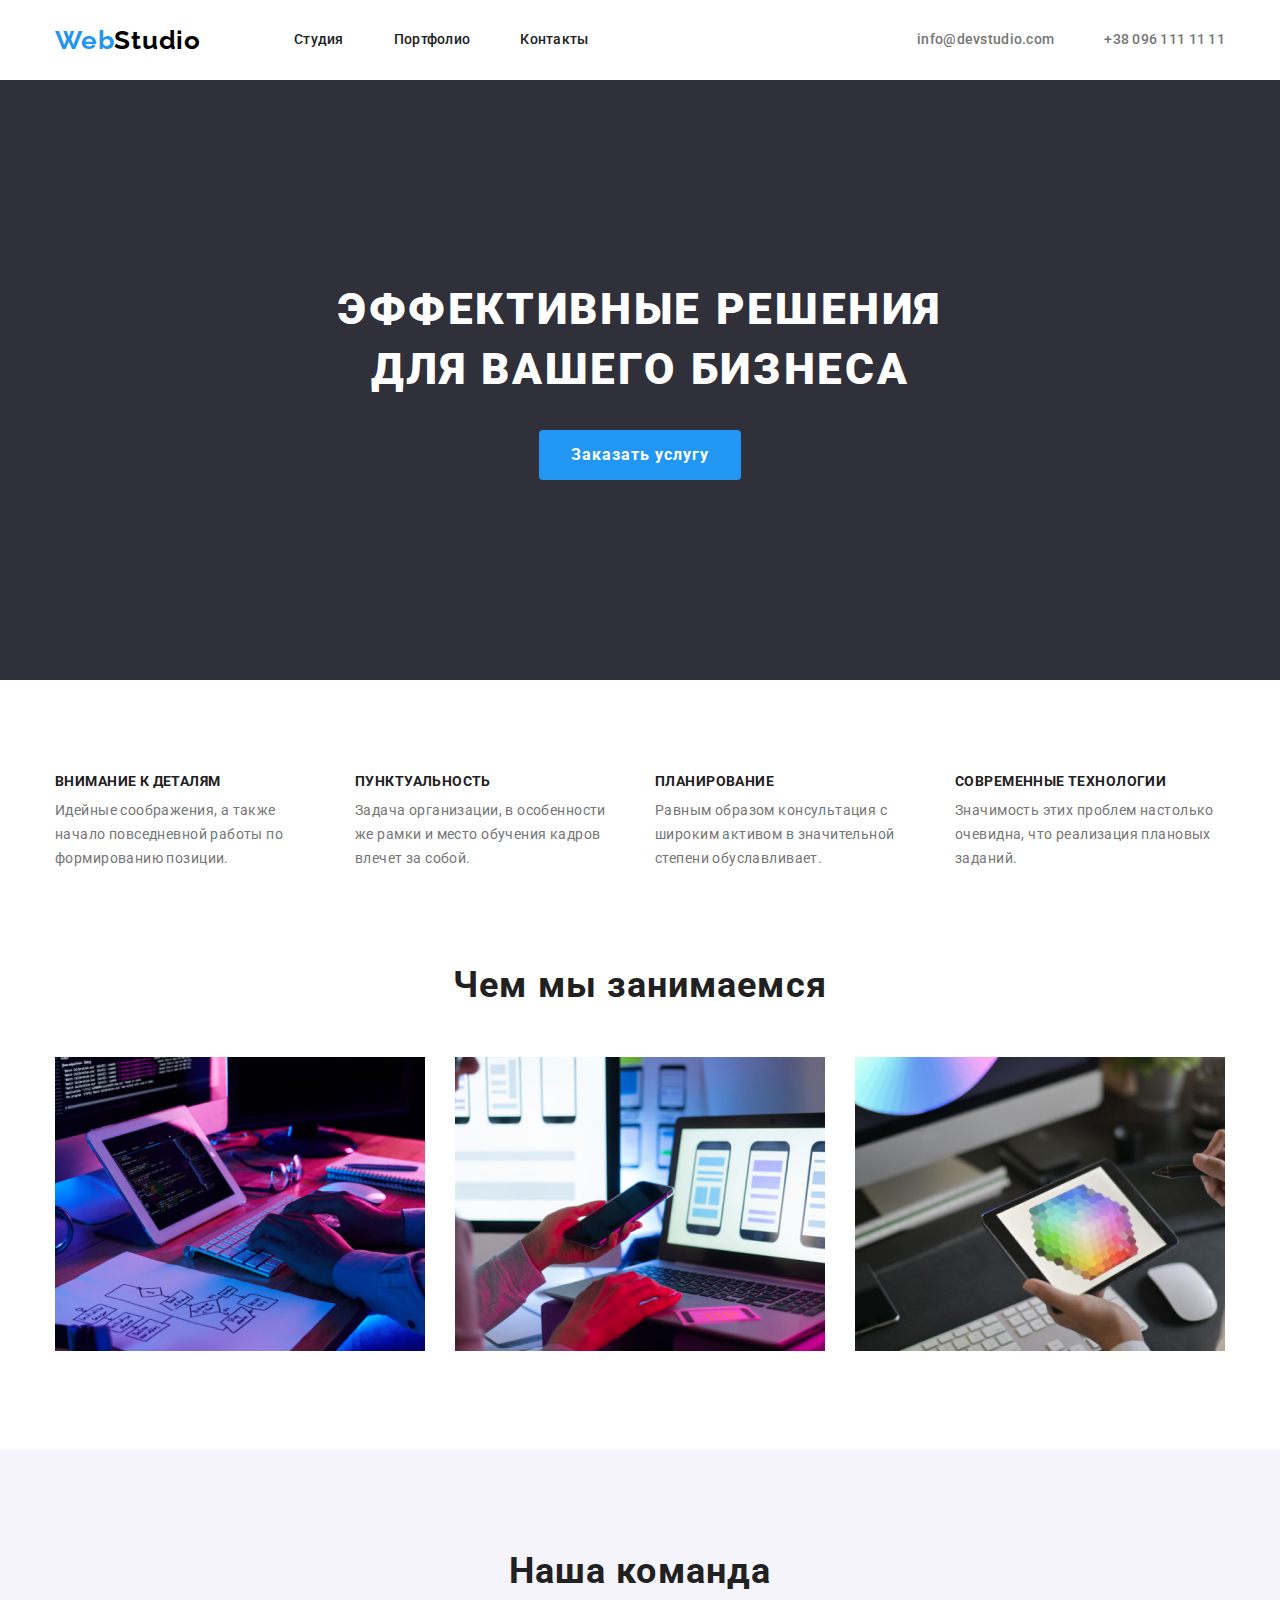
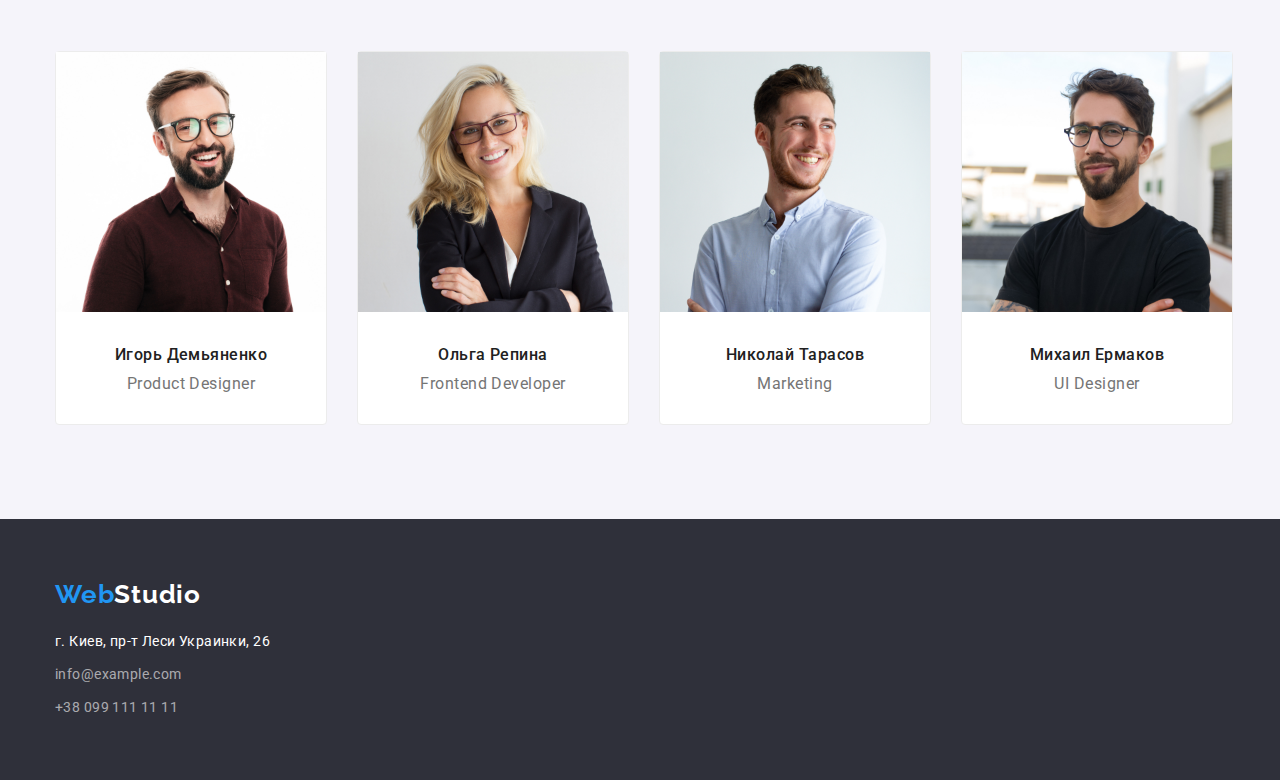
<file: index.html>
<!DOCTYPE html>
<html lang="ru">
  <head>
    <meta charset="UTF-8" />
    <meta name="viewport" content="width=device-width, initial-scale=1.0" />
    <title>Студия</title>
    <link href="https://fonts.googleapis.com/css2?family=Raleway:wght@700&display=swap" rel="stylesheet">
    <link href="https://fonts.googleapis.com/css2?family=Roboto:wght@400;500;700;900&display=swap" rel="stylesheet">
    <link rel="stylesheet" href="https://cdnjs.cloudflare.com/ajax/libs/modern-normalize/1.0.0/modern-normalize.min.css">
    <link rel="stylesheet" href="./css/styles.css">
  </head>
  <body>
    <!--Шапка сайта-->
    <header class="page-header">
      <div class="container-header">
          <nav class="site-nav">
        <a href="./index.html" lang="en" class="logo"><span class="logo-web">Web</span><span class="logo-studio">Studio</span></a>
        <ul class="navigation-button">
          <li class="item"><a href="./index.html" class="link">Студия</a></li>
          <li class="item"><a href="./portfolio.html" class="link">Портфолио</a></li>
          <li class="item"><a href="./index-contacts.html" class="link">Контакты</a></li>
        </ul>
      </nav>
        <ul class="auth-nav">
        <li class="item"><a href="mailto:info@devstudio.com" class="link">info@devstudio.com</a></li>
        <li class="item"><a href="tel:+380961111111" class="link">+38 096 111 11 11</a></li>
      </ul>
      </div>
    </header>
      
    <main>
      <!--Герой-->
      <section class="hero">
        <div class="container"> 
          <h1 class="hero-title">Эффективные решения для вашего бизнеса</h1>
          <button type="button" class="button">Заказать услугу</button>
        </div>
               
      </section>

      <!--Особенности-->
      <section class="features">
        <div class="container">
          <h2 class="visually-hidden">Особенности</h2>
          <ul class="features-description">
            <li class="features-item">
              <h3>Внимание к деталям</h3>
              <p>
                Идейные соображения, а также начало повседневной работы по
                формированию позиции.
              </p>
            </li>
            <li class="features-item">
              <h3>Пунктуальность</h3>
              <p>
                Задача организации, в особенности же рамки и место обучения кадров влечет за собой.
              </p>
            </li>
            <li class="features-item">
              <h3>Планирование</h3>
              <p>
                Равным образом консультация с широким активом в значительной
                степени обуславливает.
              </p>
            </li>
            <li class="features-item">
              <h3>Современные технологии</h3>
              <p>
                Значимость этих проблем настолько очевидна, что реализация
                плановых заданий.
              </p>
            </li>
          </ul>
        </div>
        </section>
      <!--Деятельность-->
      <section class="work">
        <div class="container">
          <h2 class="work-title">Чем мы занимаемся</h2>
          <ul class="work-examples">
            <li class="work-item">
              <img src="./images/img1.jpg" alt="разработка веб-страниц" width="370" />
            </li>
            <li class="work-item">
              <img src="./images/img2.jpg" alt="разработка мобильных приложений" width="370" />
            </li>
            <li class="work-item">
              <img src="./images/img3.jpg" alt="графический дизайн" width="370" />
            </li>
          </ul>
        </div> 
      </section>
      <!--Наша команда-->
      <section class="our-team">
        <div class="container">
          <h2 class="our-team-title">Наша команда</h2>
          <ul class="team-card">
            <li class="team-item">
              <img src="./images/team1.jpg" alt="фото Игорь Демьяненко" width="270" />
              <h3>Игорь Демьяненко</h3>
              <span>Product Designer</span>
            </li>
            <li class="team-item">
              <img src="./images/team2.jpg" alt="фото Ольга Репина" width="270" />
              <h3>Ольга Репина</h3>
              <span>Frontend Developer</span>
            </li>
            <li class="team-item">
              <img src="./images/team3.jpg" alt="фото Николай Тарасов" width="270" />
              <h3>Николай Тарасов</h3>
              <span>Marketing</span>
            </li>
            <li class="team-item">
              <img src="./images/team4.jpg" alt="фото Михаил Ермаков" width="270" />
              <h3>Михаил Ермаков</h3>
              <span>UI Designer</span>
            </li>
          </ul>
        </div> 
      </section>
    </main>
    <!--подвал-->
    <footer class="footer">
      <div class="container">
        <a href="./index.html" lang="en" class="footer-logo"><span class="logo-web">Web</span><span
            class="logo-studio">Studio</span></a>
        <address>
          <ul class="footer-list">
            <li class="footer-address">г. Киев, пр-т Леси Украинки, 26<br /></li>
            <li class="footer-item"><a href="mailto:info@example.com" class="footer-contacts">info@example.com</a><br /></li>
            <li class="footer-item"><a href="tel:+380991111111" class="footer-contacts">+38 099 111 11 11</a><br /></li>
          </ul>
        </address>
      </div>
    </footer>
  </body>
</html>
</file>
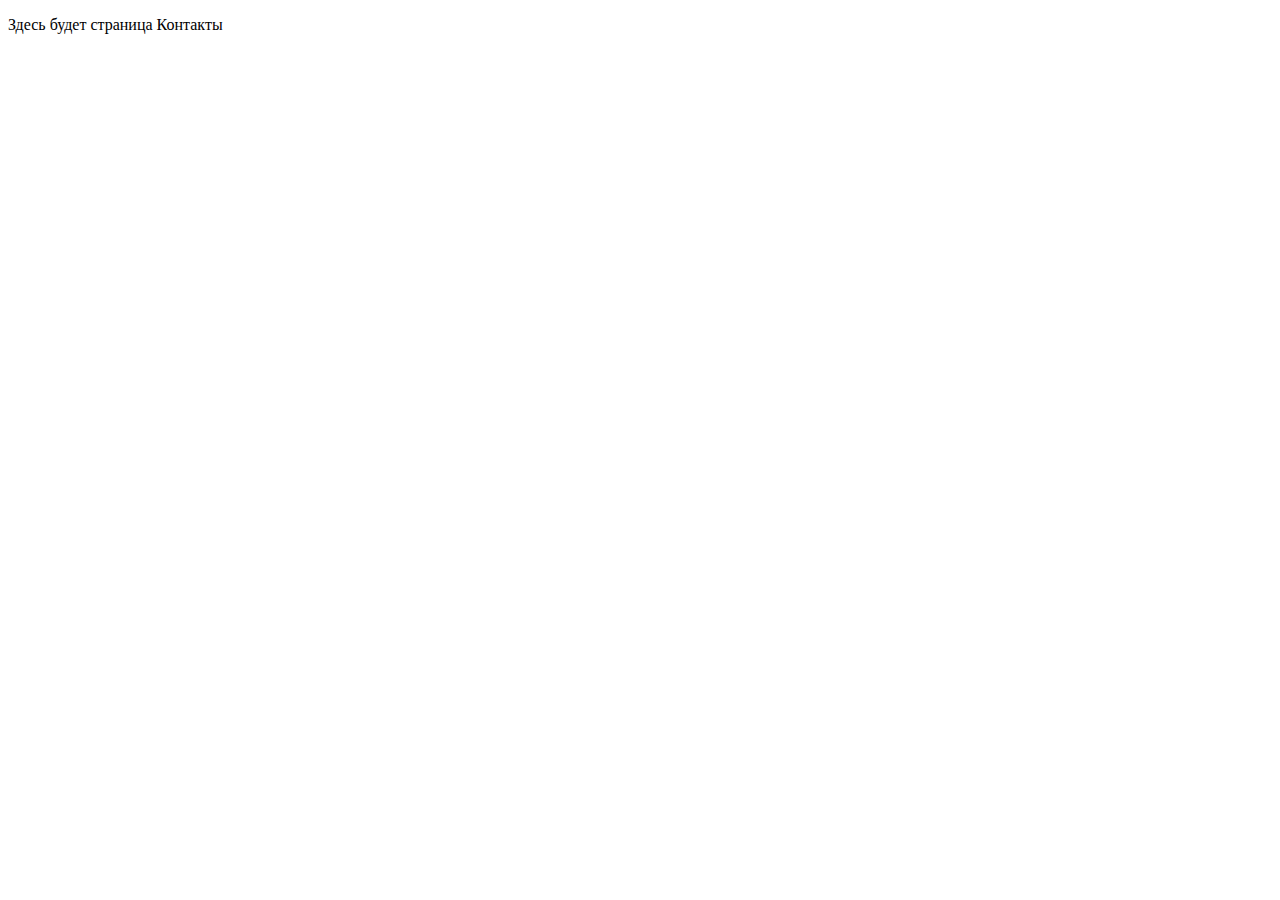
<file: index-contacts.html>
<!DOCTYPE html>
<html lang="en">
  <head>
    <meta charset="UTF-8" />
    <meta name="viewport" content="width=device-width, initial-scale=1.0" />
    <title>Контакты</title>
  </head>
  <body>
    <p>Здесь будет страница Контакты</p>
  </body>
</html>
</file>
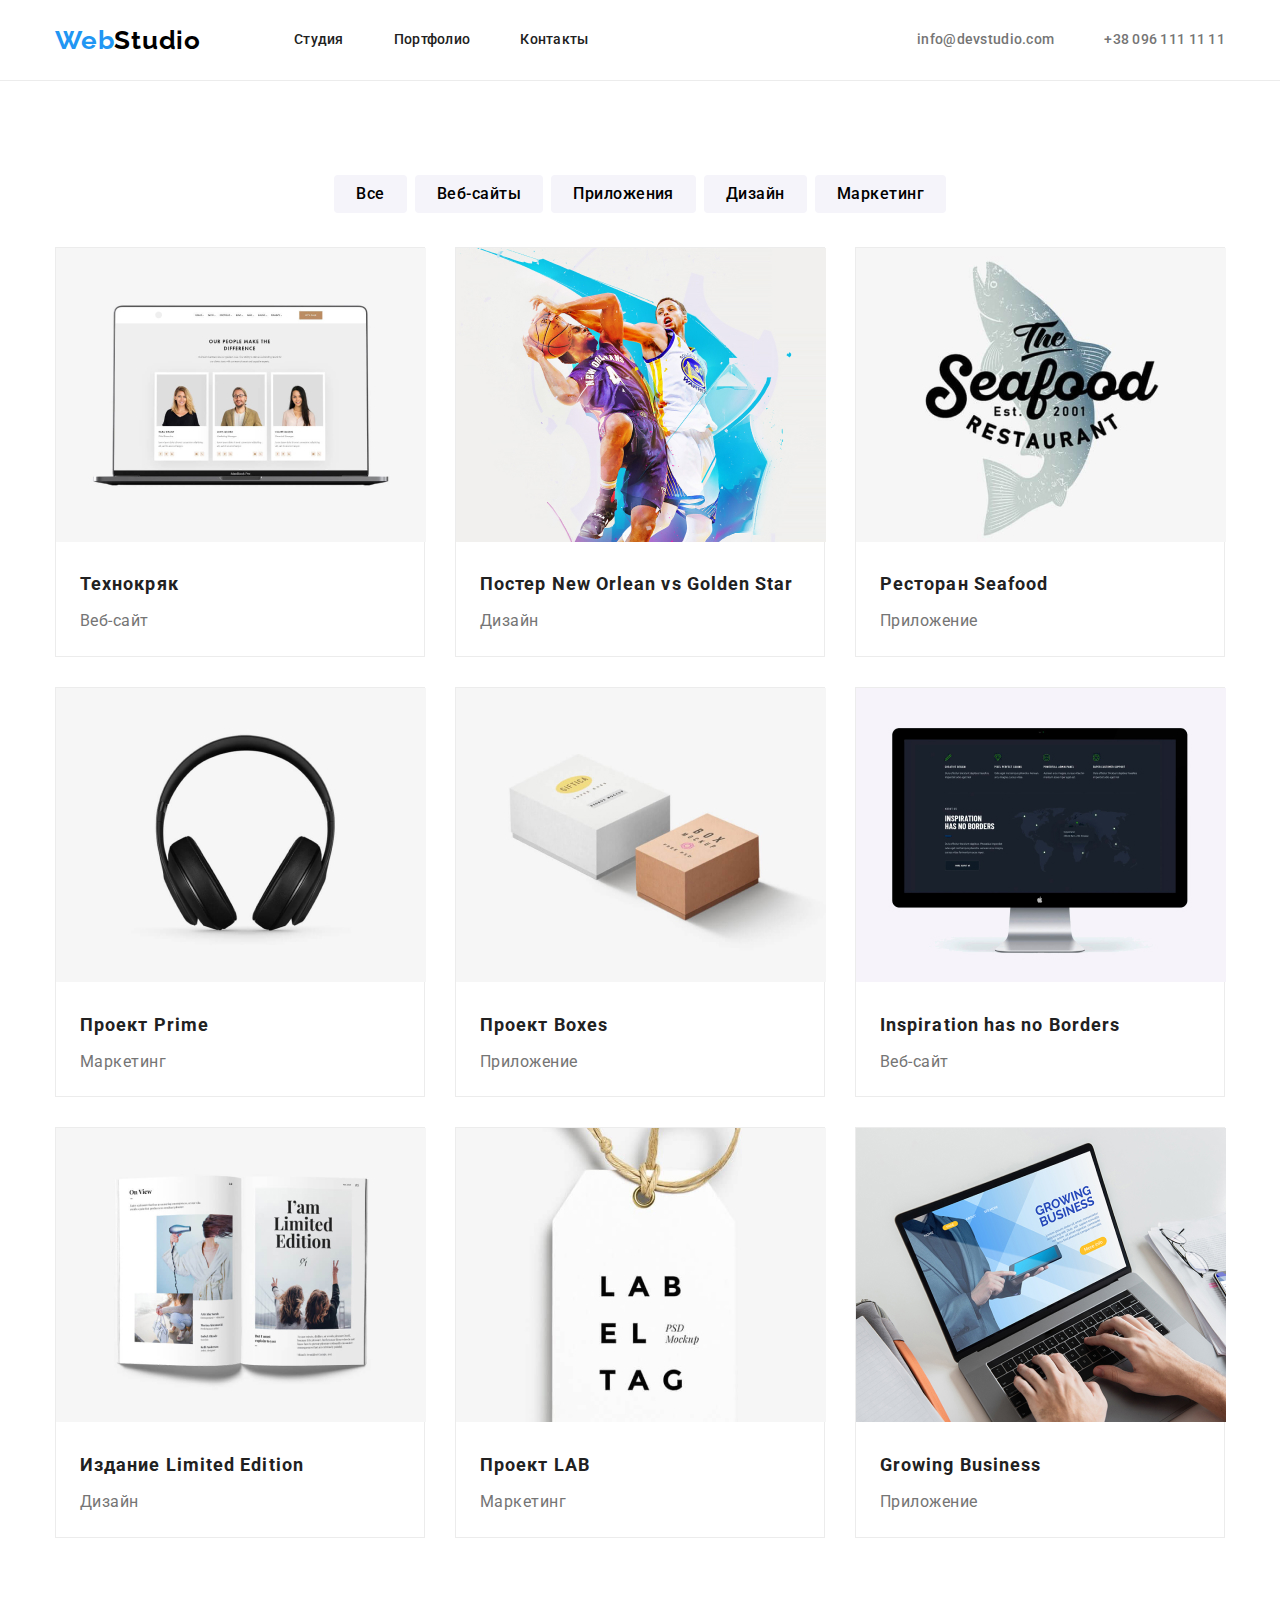
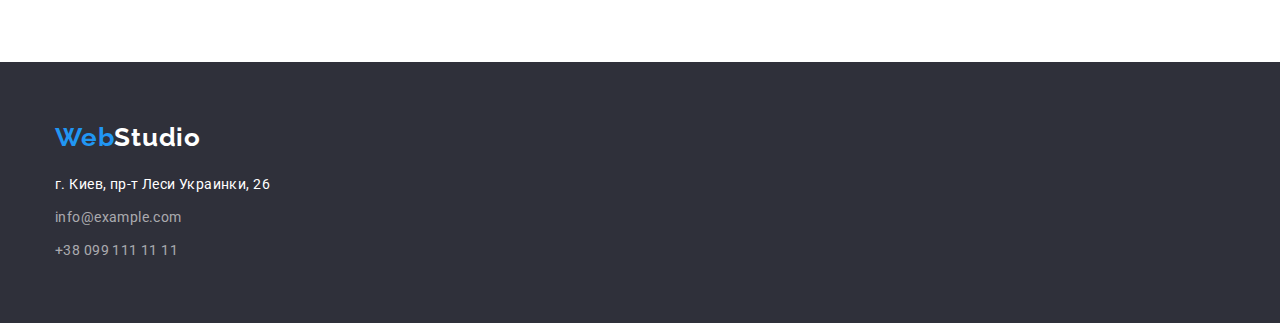
<file: portfolio.html>
<!DOCTYPE html>
<html lang="ru">
  <head>
    <meta charset="UTF-8" />
    <meta name="viewport" content="width=device-width, initial-scale=1.0" />
    <title>Портфолио</title>
    <link href="https://fonts.googleapis.com/css2?family=Raleway:wght@700&display=swap" rel="stylesheet">
    <link href="https://fonts.googleapis.com/css2?family=Roboto:wght@400;500;700;900&display=swap" rel="stylesheet">
    <link rel="stylesheet" href="https://cdnjs.cloudflare.com/ajax/libs/modern-normalize/1.0.0/modern-normalize.min.css">
    <link rel="stylesheet" href="./css/portfolio.css">
  </head>

  <body>
    <!--Шапка сайта-->
    <header class="page-header">
      <div class="container-header">
        <nav class="site-nav">
          <a href="./index.html" lang="en" class="logo"><span class="logo-web">Web</span><span
              class="logo-studio">Studio</span></a>
          <ul class="navigation-button">
            <li class="item"><a href="./index.html" class="link">Студия</a></li>
            <li class="item"><a href="./portfolio.html" class="link">Портфолио</a></li>
            <li class="item"><a href="./index-contacts.html" class="link">Контакты</a></li>
          </ul>
        </nav>
        <ul class="auth-nav">
          <li class="item"><a href="mailto:info@devstudio.com">info@devstudio.com</a></li>
          <li class="item"><a href="tel:+380961111111">+38 096 111 11 11</a></li>
        </ul>
      </div>
    </header>
    <main>
      <section class="our-projects">
        <div class="container">
          <h1 class="visually-hidden">Наши работы</h1>
          <ul class="projects-list">
            <li class="project-item"> <button type="button" class="button">Все</button></li>
            <li class="project-item"> <button type="button" class="button">Веб-сайты</button></li>
            <li class="project-item"> <button type="button" class="button">Приложения</button></li>
            <li class="project-item"> <button type="button" class="button">Дизайн</button></li>
            <li class="project-item"> <button type="button" class="button">Маркетинг</button></li>
          </ul>
          <ul class="project-card">
            <li class="project-example"><a href="">
                <img src="./portfolio-examples/portfolio1.jpg" width="370" alt="ноутбук" />
                <div class="description">
                 <h2>Технокряк</h2>
                <p>Веб-сайт</p> 
                </div>
              </a>
            </li>
            <li class="project-example">
              <a href=""><img src="./portfolio-examples/portfolio2.jpg" width="370" alt="баскетболисты в игре" />
                <div class="description">
                  <h2>Постер <span lang="en">New Orlean vs Golden Star</span> </h2>
                  <p>Дизайн</p>
                </div>
              </a>
            </li>
            <li class="project-example">
              <a href=""><img src="./portfolio-examples/portfolio3.jpg" width="370" alt="логотип ресторана" />
                <div class="description"> 
                  <h2>Ресторан <span lang="en">Seafood</span></h2>
                  <p>Приложение</p>
                </div>
              </a>
            </li>
            <li class="project-example">
              <a href=""><img src="./portfolio-examples/portfolio4.jpg" width="370" alt="наушники" />
                <div class="description">
                  <h2>Проект <span lang="en">Prime</span></h2>
                  <p>Маркетинг</p>
                </div>
              </a>
            </li>
            <li class="project-example">
              <a href=""><img src="./portfolio-examples/portfolio5.jpg" width="370" alt="две коробки" />
                <div class="description">
                  <h2>Проект <span lang="en">Boxes</span></h2>
                  <p>Приложение</p>
                </div>
              </a>
            </li>
            <li class="project-example">
              <a href=""><img src="./portfolio-examples/portfolio6.jpg" width="370" alt="экран монитора" />
                <div class="description">
                  <h2 lang="en">Inspiration has no Borders</h2>
                  <p>Веб-сайт</p>
                </div>
              </a>
            </li>
            <li class="project-example">
              <a href=""><img src="./portfolio-examples/portfolio7.jpg" width="370" alt="разворот журнала" />
                <div class="description">
                  <h2>Издание <span lang="en">Limited Edition</span></h2>
                  <p>Дизайн</p>
                </div> 
              </a>
            </li>
            <li class="project-example">
              <a href=""><img src="./portfolio-examples/portfolio8.jpg" width="370" alt="этикетка" />
                <div class="description">
                  <h2>Проект <span lang="en">LAB</span></h2>
                  <p>Маркетинг</p>
                </div>
              </a>
            </li>
            <li class="project-example">
              <a href=""><img src="./portfolio-examples/portfolio9.jpg" width="370" alt="человек работает за ноутбуком" />
                <div class="description">
                  <h2 lang="en">Growing Business</h2>
                  <p>Приложение</p>
                </div>
              </a>
            </li>
          </ul>
        </div>
      </section>
    </main>
  <!--подвал-->
  <footer class="footer">
    <div class="container">
      <a href="./index.html" lang="en" class="footer-logo"><span class="logo-web">Web</span><span
          class="logo-studio">Studio</span></a>
      <address>
        <ul class="footer-list">
          <li class="footer-address">г. Киев, пр-т Леси Украинки, 26<br /></li>
          <li class="footer-item"><a href="mailto:info@example.com" class="footer-contacts">info@example.com</a><br />
          </li>
          <li class="footer-item"><a href="tel:+380991111111" class="footer-contacts">+38 099 111 11 11</a><br /></li>
        </ul>
      </address>
    </div>
  </footer>
    </div>
  </body>
</html>
</file>
<file: css/styles.css>
:root {
  --primary-text-color: #757575;
  --secondary-text-color: #ffffff;
  --title-text-color: #212121;
  --accent-color: #2196f3;
  --primary-bg-color: #ffffff;
  --secondary-bg-color: #2f303a;
}

body {
  font-family: "Roboto", sans-serif;
}

a {
  text-decoration: none;
}
/* Header */
.page-header {
  background-color: var(--primary-bg-color);
}

.container {
  width: 1200px;
  padding-left: 15px;
  padding-right: 15px;
  margin-left: auto;
  margin-right: auto;
}

.container-header {
  display: flex;
  width: 1200px;
  padding-left: 15px;
  padding-right: 15px;
  margin-left: auto;
  margin-right: auto;
}

ul {
  list-style: none;
  padding: 0;
  margin: 0;
}

.site-nav {
  display: flex;
  align-items: center;
}

/* Logo */
.logo {
  font-family: Raleway, sans-serif;
  font-weight: 700;
  font-size: 26px;
  line-height: 1.19;
  letter-spacing: 0.03em;
  margin-right: 93px;
}

.logo-web {
  color: var(--accent-color);
}

.logo-studio {
  color: #000000;
}

.link {
  display: block;
  padding-top: 32px;
  padding-bottom: 32px;
}

/* Site-nav */
.site-nav a {
  color: var(--title-text-color);
}

.navigation-button {
  display: flex;
}

.navigation-button .item:not(:last-child) {
  margin-right: 50px;
}

.site-nav a:hover,
.site-nav a:focus {
  color: var(--accent-color);
}

header li {
  font-weight: 500;
  font-size: 14px;
  line-height: 1.14;
  letter-spacing: 0.02em;
}

/* Auth-nav */

.auth-nav {
  display: flex;
  margin-left: auto;
}

.auth-nav li:not(:last-child) {
  margin-right: 50px;
}

.auth-nav a {
  color: var(--primary-text-color);
}

.auth-nav a:hover,
.auth-nav a:focus {
  color: var(--accent-color);
}

/* Section "Hero" */

.hero {
  background-color: var(--secondary-bg-color);
  margin-top: 0px;
  padding-top: 200px;
  padding-bottom: 200px;
  text-align: center;
}

.hero-title {
  display: inline-block;
  margin-bottom: 30px;
  margin-left: auto;
  margin-right: auto;
  margin-top: 0;
  width: 696px;
  color: var(--secondary-text-color);
  text-transform: uppercase;
  font-weight: 900;
  font-size: 44px;
  line-height: 1.36;
  letter-spacing: 0.06em;
}

.button {
  display: block;
  min-width: 200px;
  border-radius: 4px;
  padding: 10px 32px;
  margin-left: auto;
  margin-right: auto;
  border: none;
  background-color: var(--accent-color);
  color: var(--secondary-text-color);
  font-family: Roboto, sans-serif;
  font-weight: 700;
  font-size: 16px;
  line-height: 1.87;

  letter-spacing: 0.06em;
}

/* Section "Features" */

.features {
  background-color: var(--primary-bg-color);
  padding-top: 94px;
  padding-bottom: 94px;
}

.visually-hidden {
  position: absolute;
  clip: rect(0 0 0 0);
  width: 1px;
  height: 1px;
  margin: -1px;
}

.features-item {
  width: 270px;
  margin-right: 30px;
}

.features-item:last-child {
  margin-right: 0;
}

.features ul {
  color: var(--primary-text-color);
  display: flex;
}

.features h3 {
  color: var(--title-text-color);
  font-weight: 700;
  font-size: 14px;
  line-height: 1.14;
  letter-spacing: 0.03em;
  text-transform: uppercase;
  margin-top: 0;
  margin-bottom: 10px;
}

.features p {
  font-weight: 400;
  font-size: 14px;
  line-height: 1.71;
  letter-spacing: 0.03em;
  margin-top: 0;
  margin-bottom: 0;
}

/* Section "Work" */

.work {
  background-color: var(--primary-bg-color);
  padding-bottom: 94px;
}

.work-title {
  color: var(--title-text-color);
  font-weight: 700;
  font-size: 36px;
  line-height: 1.16;
  text-align: center;
  letter-spacing: 0.03em;
  margin-top: 0;
  margin-bottom: 50px;
}

.work-examples {
  display: flex;
}

.work-item:not(:last-child) {
  margin-right: 30px;
}

/* Section "Our-team" */
.our-team {
  background-color: #f5f4fa;
  padding-top: 94px;
  padding-bottom: 94px;
}
.our-team-title {
  color: var(--title-text-color);
  font-weight: 700;
  font-size: 36px;
  line-height: 1.6;
  text-align: center;
  letter-spacing: 0.03em;
  margin-top: 0;
  margin-bottom: 50px;
}

.team-card {
  display: flex;
}

.team-item {
  border: #ececec solid 1px;
  border-radius: 4px;
  background-color: #fff;
}

.team-item:not(:last-child) {
  margin-right: 30px;
}

.our-team h3 {
  color: var(--title-text-color);
  font-weight: 500;
  font-size: 16px;
  line-height: 1.18;
  letter-spacing: 0.03em;
  display: block;
  margin-top: 30px;
  margin-bottom: 10px;
  text-align: center;
}

.our-team span {
  color: var(--primary-text-color);
  font-weight: 400;
  font-size: 16px;
  line-height: 1.18;
  letter-spacing: 0.03em;
  display: block;
  text-align: center;
  margin-bottom: 30px;
}

/* Footer */

.footer {
  background-color: var(--secondary-bg-color);
  font-weight: 400;
  font-style: normal;
  font-size: 14px;
  line-height: 1.71;
  letter-spacing: 0.03em;
  padding-top: 60px;
  padding-bottom: 60px;
}

.footer-address {
  display: inline-block;
  margin-bottom: 9px;
  color: var(--secondary-text-color);
  font-style: normal;
}

.footer-contacts {
  display: inline-block;
  font-style: normal;
  color: rgba(255, 255, 255, 0.6);
}

.footer-item:not(:last-child) {
  margin-bottom: 9px;
}

.footer-contacts:hover,
.footer-contacts:focus {
  color: var(--accent-color);
}
/* Footer logo */

.footer-logo {
  display: inline-block;
  margin-bottom: 20px;
  font-family: Raleway, sans-serif;
  font-weight: 700;
  font-size: 26px;
  line-height: 1.19;
  letter-spacing: 0.03em;
}

.footer-logo > .logo-web {
  color: var(--accent-color);
}
.footer-logo > .logo-studio {
  color: var(--secondary-text-color);
}
</file>
<file: css/portfolio.css>
:root {
  --primary-text-color: #757575;
  --secondary-text-color: #ffffff;
  --title-text-color: #212121;
  --accent-color: #2196f3;
  --primary-bg-color: #ffffff;
  --secondary-bg-color: #2f303a;
  --button-bg-color: #f5f4fa;
}

body {
  font-family: "Roboto", sans-serif;
}

/* Header */

.page-header {
  background-color: var(--primary-bg-color);
  border-bottom: #ececec solid 1px;
}

.container {
  width: 1200px;
  padding-left: 15px;
  padding-right: 15px;
  margin-left: auto;
  margin-right: auto;
}

.container-header {
  display: flex;
  width: 1200px;
  padding-left: 15px;
  padding-right: 15px;
  margin-left: auto;
  margin-right: auto;
}

ul {
  list-style: none;
  margin: 0;
  padding: 0;
}

.link {
  display: block;
  padding-top: 32px;
  padding-bottom: 32px;
}

/* Logo */

.logo {
  font-family: Raleway, sans-serif;
  font-weight: 700;
  font-size: 26px;
  line-height: 1.19;
  letter-spacing: 0.03em;
  margin-right: 93px;
}

.logo-web {
  color: var(--accent-color);
}

.logo-studio {
  color: #000000;
}

.navigation-button {
  display: flex;
  margin-left: 0;
}

.navigation-button .item:not(:last-child) {
  margin-right: 50px;
}

.site-nav {
  display: flex;
  align-items: center;
}

/* Site-nav */

.site-nav a {
  color: var(--title-text-color);
}

header li {
  font-weight: 500;
  font-size: 14px;
  line-height: 1.14;
  letter-spacing: 0.02em;
}

.site-nav a:hover,
.site-nav a:focus {
  color: var(--accent-color);
}

/* Auth-nav */

.auth-nav {
  display: flex;
  align-items: center;
  margin-left: auto;
}

.auth-nav a {
  color: var(--primary-text-color);
  padding-top: 32px;
  padding-bottom: 32px;
}

.auth-nav a:hover,
.auth-nav a:focus {
  color: var(--accent-color);
}

.auth-nav li:not(:last-child) {
  margin-right: 50px;
}

.our-projects {
  padding-top: 94px;
  padding-bottom: 94px;
}

.projects-list {
  display: flex;
  margin-top: 0;
  margin-bottom: 34px;
  justify-content: center;
}

.project-item:not(:last-child) {
  margin-right: 8px;
}

.button {
  min-width: 73px;
  display: inline-block;
  padding: 6px 22px;
  border-radius: 4px;
  border: none;
  background-color: var(--button-bg-color);
  color: var(--titel-text-color);
  font-family: Roboto, sans-serif;
  font-weight: 500;
  font-size: 16px;
  line-height: 1.62;
  letter-spacing: 0.03em;
}

.visually-hidden {
  position: absolute;
  clip: rect(0 0 0 0);
  width: 1px;
  height: 1px;
  margin: -1px;
}

.button:hover,
.button:focus {
  background-color: var(--accent-color);
  color: var(--secondary-text-color);
}

.project-card {
  display: flex;
  flex-wrap: wrap;
}

.project-example {
  width: 370px;
  margin-right: 30px;
  margin-bottom: 30px;
  border: #ececec solid 1px;
}

.project-example:nth-child(3n) {
  margin-right: 0;
}

.projects-example:nth-last-child(-n + 3) {
  margin-bottom: 0;
}

a {
  text-decoration: none;
}

.description {
  display: block;
  padding-top: 20px;
  padding-right: 24px;
  padding-bottom: 20px;
  padding-left: 24px;
}

h2 {
  color: var(--title-text-color);
  font-weight: 700;
  font-size: 18px;
  line-height: 2;
  letter-spacing: 0.06em;
  margin-top: 0;
  margin-bottom: 4px;
}

p {
  color: var(--primary-text-color);
  font-weight: 400;
  font-size: 16;
  line-height: 1.87;
  letter-spacing: 0.03em;
  margin-top: 0;
  margin-bottom: 0;
}

/* Footer */

.footer {
  background-color: var(--secondary-bg-color);
  font-weight: 400;
  font-style: normal;
  font-size: 14px;
  line-height: 1.71;
  letter-spacing: 0.03em;
  padding-top: 60px;
  padding-bottom: 60px;
}

.footer-address {
  display: inline-block;
  margin-bottom: 9px;
  color: var(--secondary-text-color);
  font-style: normal;
}

.footer-contacts {
  display: inline-block;
  font-style: normal;
  color: rgba(255, 255, 255, 0.6);
}

.footer-item:not(:last-child) {
  margin-bottom: 9px;
}

.footer-contacts:hover,
.footer-contacts:focus {
  color: var(--accent-color);
}
/* Footer logo */

.footer-logo {
  display: inline-block;
  margin-bottom: 20px;
  font-family: Raleway, sans-serif;
  font-weight: 700;
  font-size: 26px;
  line-height: 1.19;
  letter-spacing: 0.03em;
}

.footer-logo > .logo-web {
  color: var(--accent-color);
}
.footer-logo > .logo-studio {
  color: var(--secondary-text-color);
}
</file>
